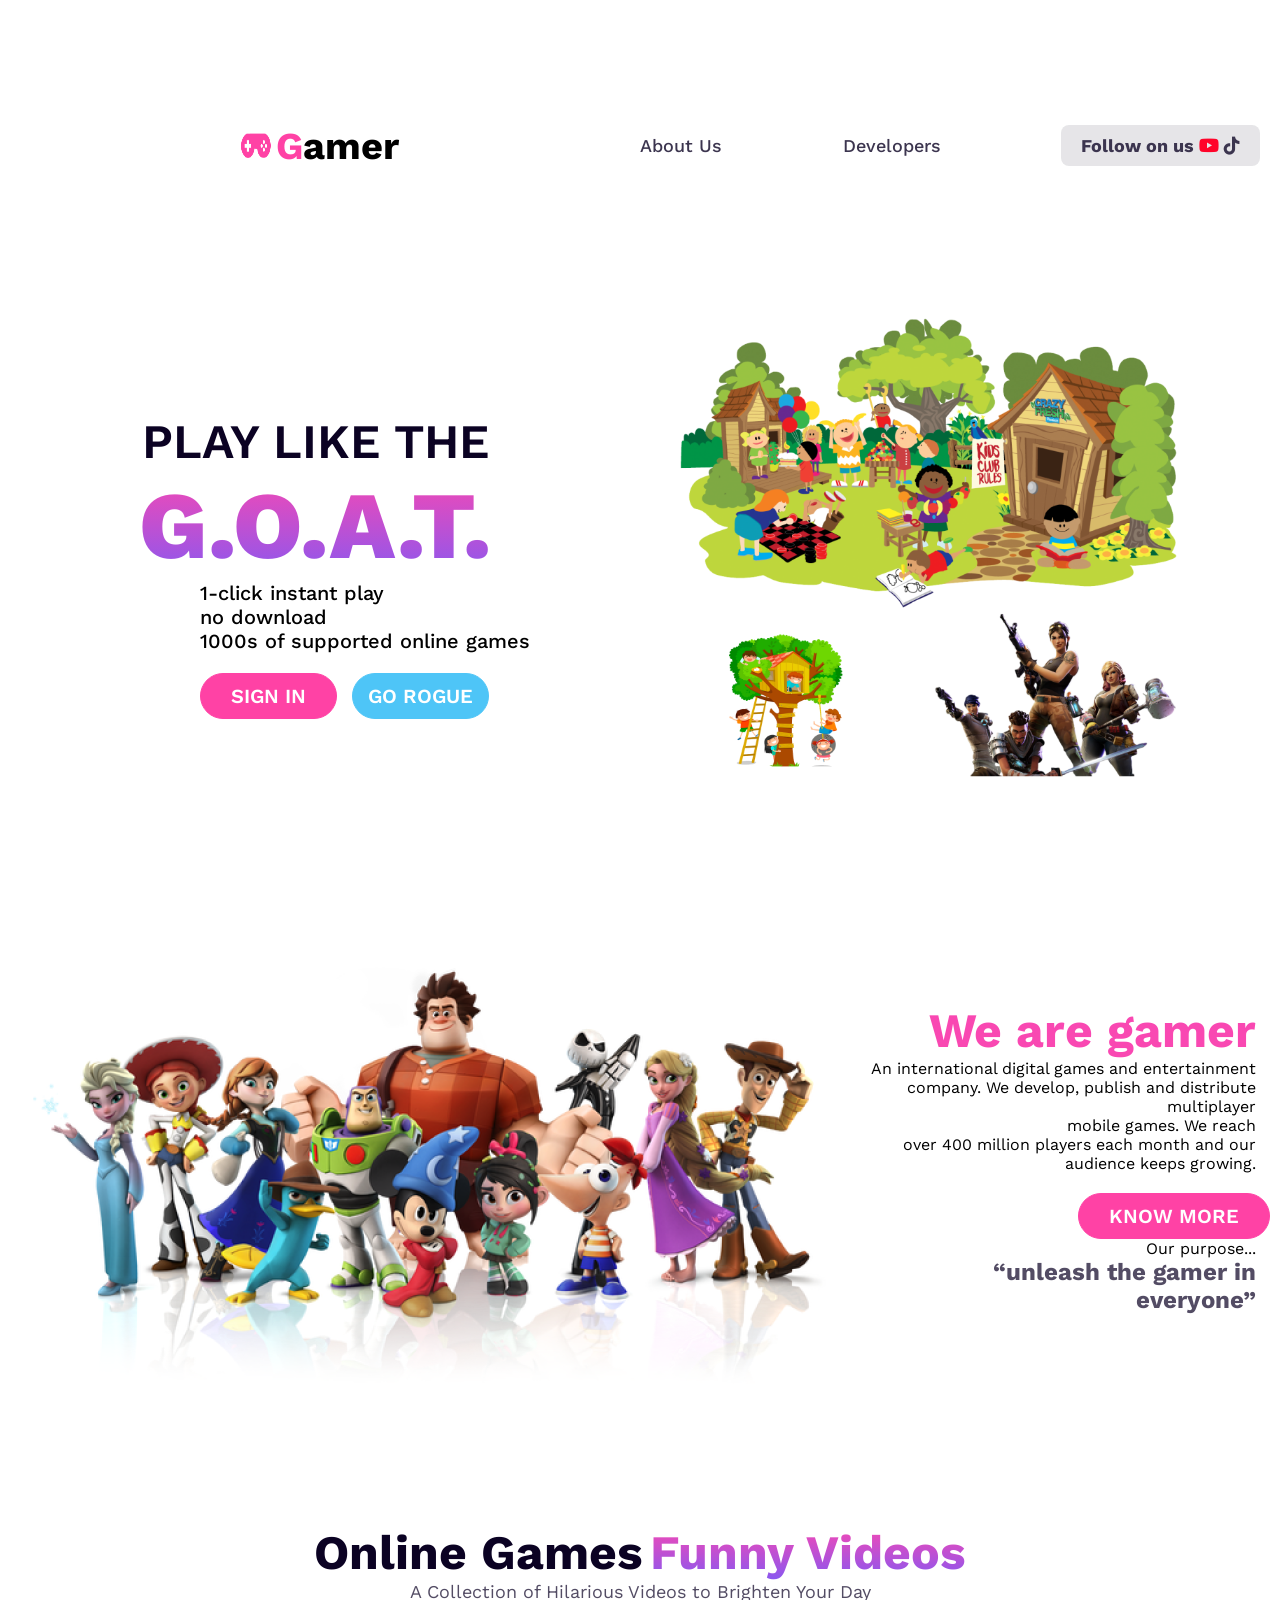
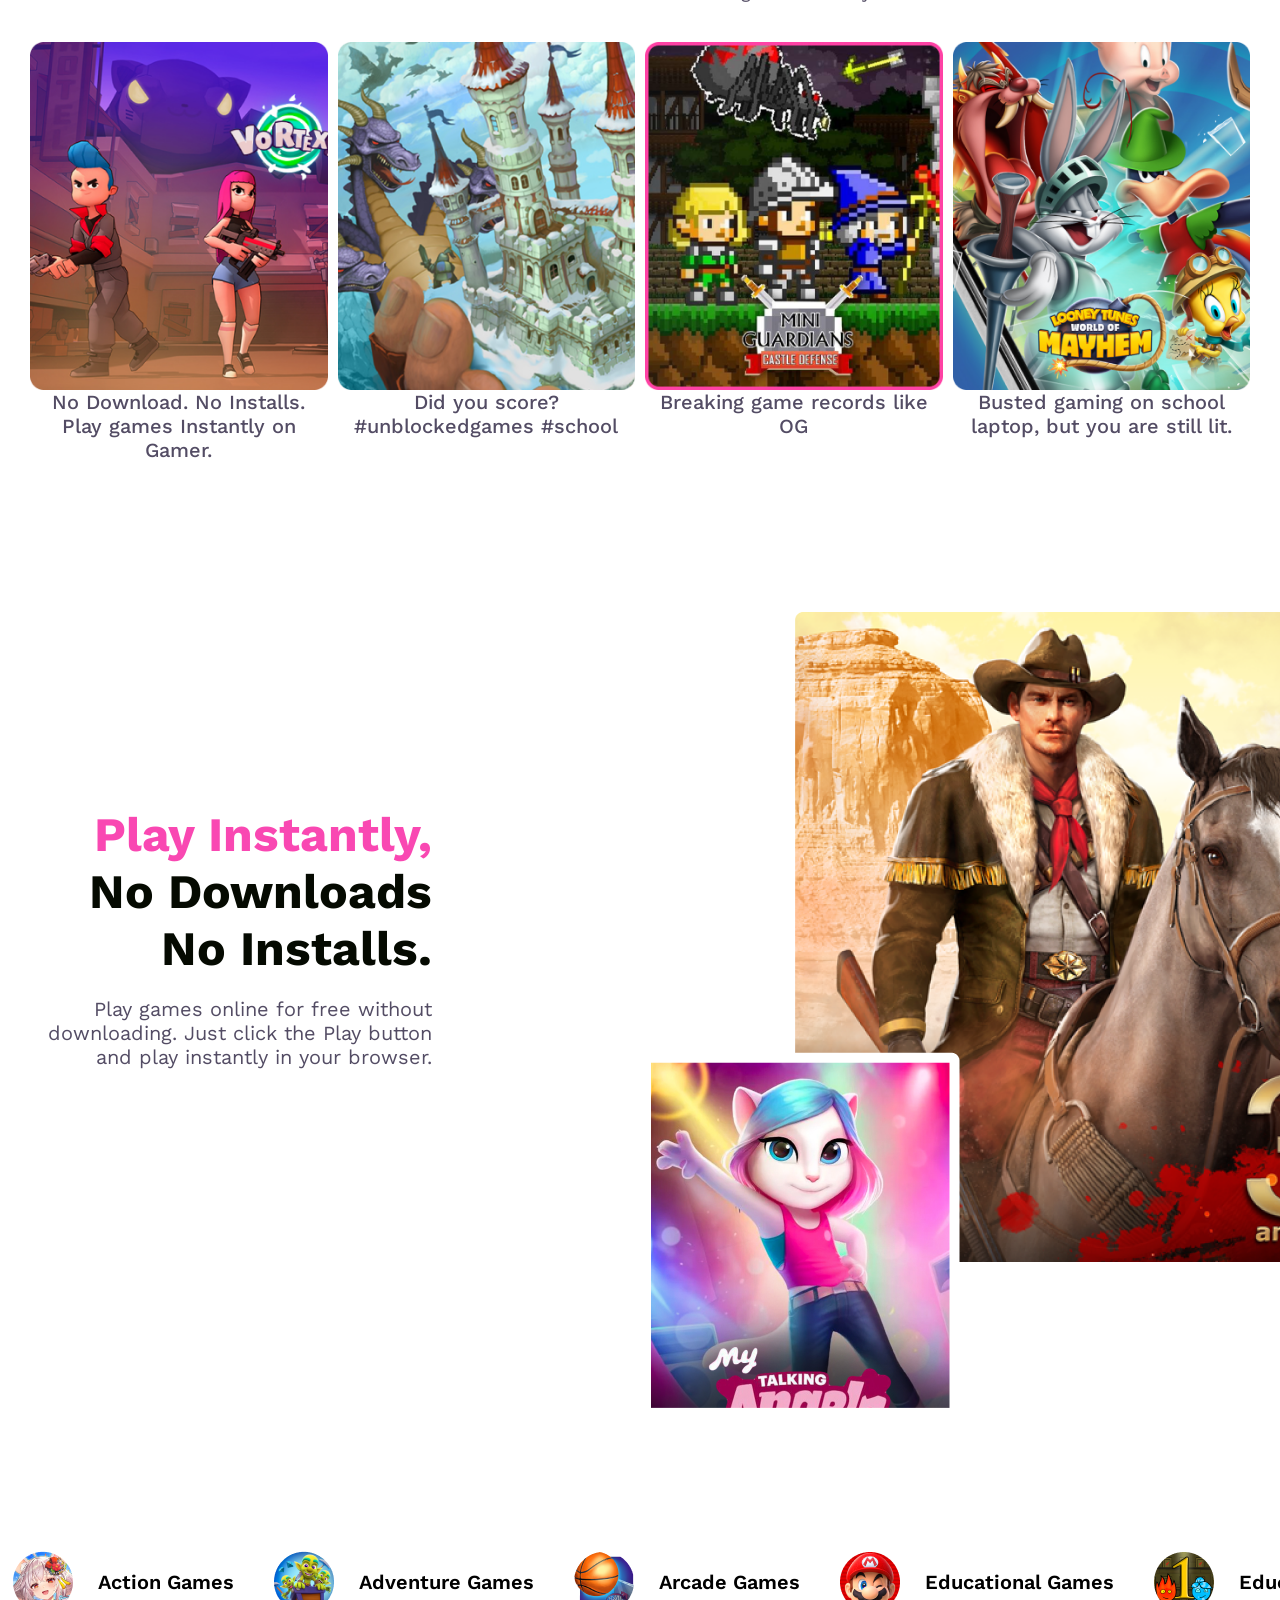
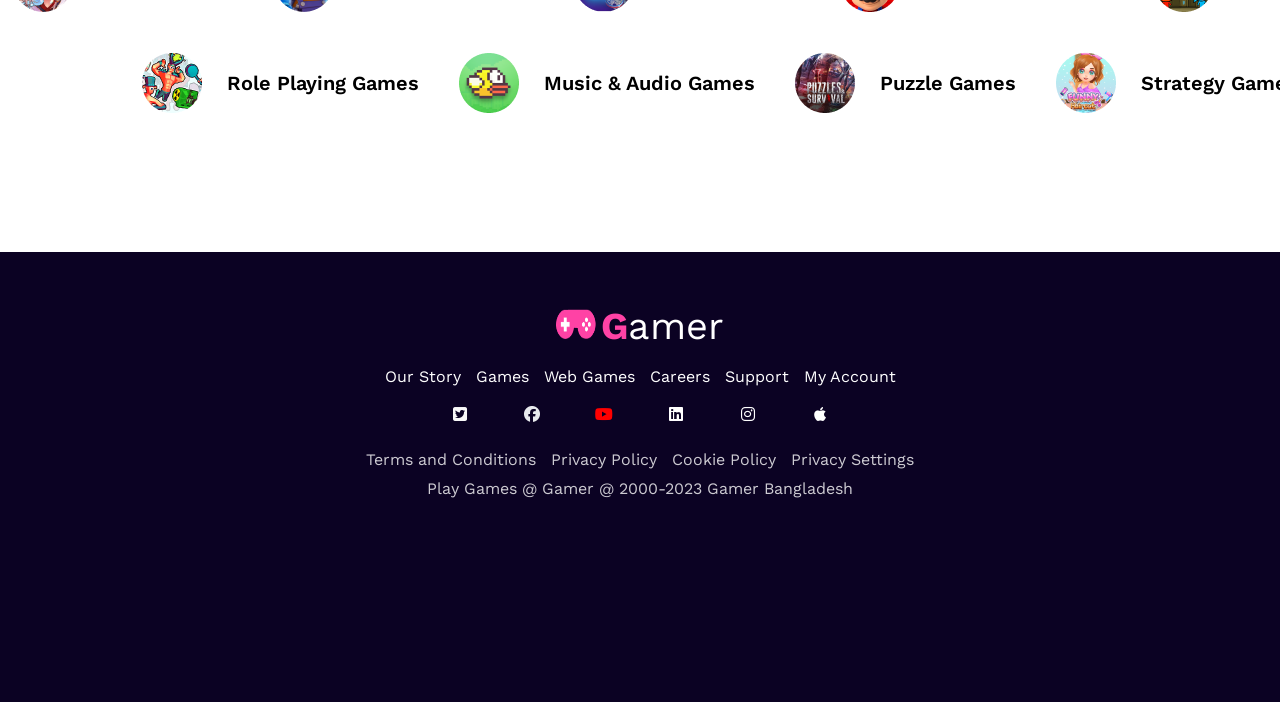
<file: index.html>
<!DOCTYPE html>
<html lang="en">
<head>
    <meta charset="UTF-8">
    <meta name="viewport" content="width=device-width, initial-scale=1.0">
    <title>B8A2-GamerZone</title>
    <link rel="stylesheet" href="style.css">
    <link rel="stylesheet" href="responsive.css">
    <link rel="stylesheet" href="https://cdnjs.cloudflare.com/ajax/libs/font-awesome/6.4.0/css/all.min.css">
    <link rel="icon" href="./images/Frame.png" type="image/x-icon">

</head>
<body>
  
    <nav>
        <div class="nav-container">
            <div class="logo-container">
                <img src="./images/Frame.png" alt="">
                <p><span class="gamer-section">G</span><span class="amer">amer</span></p>
    
            </div>
            <div class="nav-item-container">
                <a href="">About Us</a>
                <a href="">Developers</a>
                <a class="follow-btn" href="">Follow on us  <i class="fa-brands fa-youtube" style="color: #ff042a;"></i>  <i class="fa-brands fa-tiktok"></i></a>
               

    
            </div>
        </div>
        
    </nav>
    
      <!-- navbar section ends here -->

 <main>

    <!-- banner section starts here -->

    <section class="banner-container">
        <div class="banner-text">
            <h3>Play Like The</h3>
            <p>G.O.A.T.</p>
             <div class="point">
                <h5>1-Click instant play</h5>
                <h5>No Download</h5>
                <h5>1000s of supported online games</h5>
            
           
                <button class="sign-btn">Sign In</button>
                <button class="rogue-btn">Go Rogue</button>
            </div>
        </div>
        <div class="banner-img">
            <img src="./images/Group 18.png" alt="">
        </div>

      </section>

      <!-- banner section ends here -->


      <!-- we are gamer section starts here -->
      <section class="game-section">
        <div class="game-container">
            <div class="game-img">
                <img src="./images/pngwing 4.png" alt="">

            </div>
            <div class="game-text">
                <h2>We are gamer</h2>
                <p>An international digital games and entertainment <br>company. We develop, publish and distribute multiplayer <br> mobile games. We reach <br>over 400 million players each month and our audience keeps growing.</p>
                <button class="sign-btn">Know More</button>
                <p>Our purpose... </p>
                <p class="purpose">“unleash the gamer in everyone”</p> 

            </div>

        </div>
        

      </section>

       <!-- we are gamer section ends here -->

       <!-- online-games section starts here -->

      <section class="online-section">
        <h2><span class="online_games-title">Online Games</span> <span class="funny">Funny Videos</span></h2>
        <p>A Collection of Hilarious Videos to Brighten Your Day</p>
        <div class="online-games-container" >
           
            
            <div class="online-games picture">
                <img class="image" src="./images/Rectangle 4.png" alt="">
                <div class="middle">

                    <div class="text"><i class="fa-solid fa-circle-play" style="color: #e316ad;"></i>
                        <P>Watch Now</P>
                    </div>
                </div>
                <p>No Download. No Installs. Play games Instantly on Gamer.</p>
            </div>

            <div class="online-games picture">
                <img class="image" src="./images/Rectangle 5.png" alt="">
                <div class="middle">

                    <div class="text"><i class="fa-solid fa-circle-play" style="color: #e316ad;"></i>
                        <P>Watch Now</P>
                    </div>
                </div>
                
                <p>Did you score? #unblockedgames #school</p>
            </div>

            <div class="online-games picture">
                <img class="image"
                src="./images/Rectangle 7.png" alt="">
                <div class="middle">

                    <div class="text"><i class="fa-solid fa-circle-play" style="color: #e316ad;"></i>
                        <P>Watch Now</P>
                    </div>
                </div>
                <p>Breaking game records like OG</p>
            </div>


            <div class="online-games picture">
                <img class="image" src="./images/Rectangle 6.png" alt="">
                <div class="middle">

                    <div class="text"><i class="fa-solid fa-circle-play" style="color: #e316ad;"></i>
                        <P>Watch Now</P>
                    </div>
                </div>
                <p>Busted gaming on school laptop, but you are still lit.</p>
            </div>
           
        </div>
      </section>

<!-- online-games section ends here -->


<!-- features section starts here -->



      <section class="features">
            <div class="features-text">
                <h2><span>Play Instantly,</span><br>
                    No Downloads <br>
                    No Installs.</h2>
                <p>Play games online for free without <br> downloading. Just click the Play button <br> and play instantly in your browser.</p>

            </div>

            <div class="features-img">
                <div class="big-img">

                    <img src="./images/Rectangle 55.png" alt="">
                    <div class="relative-img">
                        <img class="small-img" src="./images/Rectangle 66.png" alt=""> 
                       
                    </div>
                    
                </div>
            </div>
        

      </section>
<!-- features section ends here -->



<!-- icon-section starts here -->
      <section class="icon-container">
        
                <div class="icon">
                    <img src="./images/Rectangle 11.png" alt="">
                    <span>Action Games</span>
                </div >

                <div class="icon">
                    <img src="./images/Rectangle 12.png" alt="">
                    <span>Adventure Games</span>
                </div>

                <div class="icon">
                    <img src="./images/Rectangle 13.png" alt="">
                    <span>Arcade Games</span>
                </div>

                <div class="icon">
                    <img src="./images/Rectangle 14.png" alt="">
                    <span>Educational Games</span>
                </div>

                <div class="icon">
                    <img src="./images/Rectangle 15.png" alt="">
                    <span>Educational Games</span>
                    
                </div>
            
                <div class="icon">
                    <img src="./images/Rectangle 16.png" alt="">
                    <span>Role Playing Games</span>
                 </div>

                <div class="icon">
                    <img src="./images/Rectangle 17.png" alt="">
                    <span>Music & Audio Games </span>
                </div>

                <div class="icon">
                    <img src="./images/Rectangle 18.png" alt="">
                    <span>Puzzle Games</span>
                </div>

                <div class="icon">
                    <img src="./images/Rectangle 19.png" alt="">
                    <span>Strategy Games</span>
                </div>
      </section>
 <!-- icon-section ends here -->     

 </main>  
    <!--footer section starts here -->
     <footer>
        
        <div class="game-footer">
            <div class="footer-logo">
                <p><img src="./images/Frame.png" alt=""><span class="gamer-section">G</span><span class="amer1">amer</span></p>
               
            </div>

            <div class="footer-description">
                <p>Our Story</p>
                <p>Games</p>
                <p>Web Games</p>
                <p>Careers</p>
                <p>Support</p>
                <p>My Account</p>
            </div>

            <div class="footer-icon">
                <span>
                    <i class="fa-brands fa-square-twitter" style="color: #f8f8f8;"></i>
                </span>
                <span>
                    <i class="fa-brands fa-facebook" style="color: #e8eaed;"></i>
                </span>
                <span>
                    <i class="fa-brands fa-youtube" style="color: #ff0000;"></i>
                </span>
                <span>
                    <i class="fa-brands fa-linkedin" style="color: #ffffff;"></i>
                </span>
                <span>
                    <i class="fa-brands fa-instagram"></i>
                </span>
                <span>
                    <i class="fa-brands fa-apple"></i>
                </span>

            </div>

            <div class="footer-condition">
                <p>Terms and Conditions</p>
                <p>Privacy Policy</p>
                <p>Cookie Policy</p>
                <p>Privacy Settings</p>

            </div>
            <div class="footer-copyright">
                Play Games @ Gamer @ 2000-2023 Gamer Bangladesh</p>
            </div>
        </div>
        
     </footer>
</body>
</html>
</file>
<file: style.css>
@import url('https://fonts.googleapis.com/css2?family=Dancing+Script&family=Lato&family=Work+Sans:wght@400;500;600;700;800&display=swap');

*{
    font-family: Work Sans;
}
*{
    margin: 0;
    padding: 0;
}
nav{
    max-width: 1440px;
    margin: 120px auto;
}
.nav-container{
    /* border: 2px solid green; */
    min-height: 50px;
    display: flex;
    align-items: center;
    margin: 0 auto;
    background: #FFF;
    justify-content: center;
   
}
.logo-container{
    /* border: 2px solid red; */
    display: flex;
    width: 50%;
    align-items: center;
    justify-content: center;
}
.logo-container img{
   
 
    width: 30px;
    height:25px;
 
    
}

.gamer-section{
    background: #FF42A5;
    background-clip: text;
    font-size: 38px;
    -webkit-background-clip: text;
    -webkit-text-fill-color: transparent;
    margin-left: 5px;
    font-weight: 700;
}
.logo-container>p{
    color: #0B0223;
    font-size:40px;
    font-weight: 700;

}
.footer-logo>p img{
    width:40px ;
    height:30px;
}
.amer{
    color: black;
    font-size: 38px;
}
.amer1{
    font-size: 38px;
}



.nav-item-container{
    width: 50%;
    display: flex;
    justify-content: space-between;
    align-items: center;
   
}
.nav-item-container a{
    text-decoration: none;
    color:#3C354F;
    font-size: 25px;
    /* margin-right: 50px; */
    text-align: center;
    font-size: 18px;
    font-weight: 500;

}
.nav-item-container a:hover{
    color: rgb(33, 41, 155);
}
.nav-item-container .follow-btn{
    padding: 10px 20px;
    /* background-color:#d06a9fd1; ; */
    border-radius: 8px;
    font-weight: 700;
    color: #3C354F;
    border-radius: 8px;
    background: rgba(11, 2, 35, 0.10);
    margin-right: 20px;
}


/* navbar section ends here */



.banner-container{
    max-width: 1440px;
    margin: 120px auto;
    min-height: 50px;
    display: flex;
    background-color: white;
    /* border-radius: 10px; */
    align-items: center;

}
.banner-text{
    margin-top: 50px;
    width: 50%;
    justify-content: center;
    text-align: center;

}
.banner-text h3{
    color: #0B0223;
    text-align: center;
    font-size: 48px;
    font-weight: 600;
    text-transform: uppercase;
    margin: 0;
}
.banner-text h1{
    color: #0B0223;
    text-align: center;
    font-size: 48px;
    font-weight: 600;
    text-transform: uppercase;
    /* margin-top: 50px; */

}
.banner-text p{
    text-align: center;
    font-size: 95px;
   
    font-weight: 800;
    text-transform: uppercase;
    background: linear-gradient(180deg, #F948B2 0%, #8758F1 100%);
    background-clip: text;
    -webkit-background-clip: text;
    -webkit-text-fill-color: transparent;
    margin: 0;
    
}

.banner-text .point{
    /* border: 1px solid red; */
    padding-left: 70px;
    text-align:left;
    padding-left: 200px;
    justify-content: center;
}
.banner-text h5{
    
    font-size: 20px;
    font-weight: 500;
    text-transform: lowercase;
}
.sign-btn{
    border-radius: 48px;
    border:1px solid #FF42A5  ;
    background: #FF42A5;
    color: #FFF;
    font-size: 20px;
    font-weight: 600;
    text-transform: uppercase;
    padding: 10px 30px;
    margin-top: 20px;
    margin-right: 10px;
    
}
.rogue-btn{
    border-radius: 48px;
    border:1px solid #4EC5F7 ;
    background: #4EC5F7;
    color: #FFF;
    font-size: 20px;
    font-weight: 600;
    text-transform: uppercase;
    padding: 10px 15px;
    margin-top: 20px;
}

.banner-img{
   /* border: 2px solid green; */
    width: 50%;
    padding: 10px;
   
}
.banner-img img{
    height: 80%;
    width: 80%;
    border-radius: 10px;
    justify-content: center;
    padding:0 40px;
   
}
/* banner section ends here */

/* we are gamer section starts here */
.game-section{
    max-width: 1440px;
    margin: 100px auto;
   
}
.game-container{
    display: flex;
    align-items: center;
    text-align: right;
    justify-content: center;
}

.game-text >h2{
    text-align: right;
    font-size: 48px;
    font-weight: 700;
    background:  #F948B2;
    background-clip: text;
    -webkit-background-clip: text;
    -webkit-text-fill-color: transparent;
    padding-right: 24px;
}
.game-text >p{
    text-align: right;
    padding-right: 24px;
    
}
/* .game-text>button  .sign-btn{
    padding-right: 30px;
} */
.game-text> .purpose{
    color: #534C64;
    text-align: right;
    font-size: 24px;
    font-style: normal;
    font-weight: 700;
  
}

/* we are gamer section ends here */


 /* online-games section starts here  */
 .online-section{
    max-width: 1440px;
    margin: 120px auto;
    text-align: center;
    justify-content: center;
 }

.online_games-title{
    color: #0B0223;
    font-size: 48px;
    font-weight: 700;
}
.funny{
    background: linear-gradient(180deg, #F948B2 0%, #8758F1 100%);
    background-clip: text;
    -webkit-background-clip: text;
    -webkit-text-fill-color: transparent;
    font-size: 48px;
    font-weight: 700;   
}
.online-section p{
    color: #534C64;
    text-align: center;
    font-size: 18px;
    font-weight: 400;
   
}

.online-games-container{
    /* border: 2px solid red; */
    display: flex;
    justify-content: center;
    margin: 10px auto;
    padding:30px;
    gap: 10px;
    
}
.online-games{
    position: relative;
    width: 50%;
    color: #F948B2;
  
}
.image{
    opacity: 1;
    display: block;
    width: 100%;
    height: auto;
    transition: .5s ease;
    backface-visibility: hidden;
    
}

.middle {
    transition: .5s ease;
    opacity: 0;
    position: absolute;
    top: 50%;
    left: 50%;
    /* color: #0B0223; */
    transform: translate(-50%, -50%);
    -ms-transform: translate(-50%, -50%);
    text-align: center;
   
  }
  .picture:hover  .image{
    opacity: 0.3;
    border: 3px solid #FF42A5;
    border-radius: 18px;
  }
  
  .online-games:hover .middle {
    opacity: 1;
    
  }
  .text  {
    /* background-color: #FF42A5 ; */
    color: #FF42A5 ;
    font-size: 20px;
    padding: 16px 32px;
  }
.online-games> p{
    color: #534C64;
    font-size: 20px;
    font-weight: 500;
    
}
  /* online-games section ends here  */


  /* features section starts here */
  .features{
    /* border: 2px solid green; */
    display: flex;
    margin: 0 auto;
    width: 1440px;
    /* justify-content: space-evenly; */
    
  }
.features-text{
   /* border: 2px solid yellow; */
    display: flex;
    flex-direction: column;
    align-items: flex-end;
    justify-content: center;
    text-align: right; 
    width: 30%;
 
}
.features-text span{
    color: #F948B2;
    font-size: 48px;
    font-weight: 700;
}
.features-text h2{
    color: #050a01;
    font-size: 48px;
    font-weight: 700;
}

.features-text p{
    margin-top: 20px;
    color: #534C64;
    text-align: right;  
    font-size: 20px;  
    font-weight: 400;
    

}

.features-img{
    /* border: 2px solid blue; */
    display: flex;
    flex-direction: row-reverse;
    width: 70%;
}

.features-img .big-img{
    border-radius: 8px;
    position:relative;
    display: flex;
    justify-content: center;
    width: 65%;
    height: 100%;
   
} 
.features-img .relative-img{
    position: absolute;
    right: 30rem;
    bottom: -10rem;
    
}
  /* features section ends here */


  /* icon-section starts here  */


.icon-container{
    width: 1440px;
    /* border: 2px solid green; */
    margin: 170px auto 20px;
    display: flex;
    flex-wrap: wrap;
    justify-content: center;
    align-content: center;
    gap: 40px;
    height: 400px;
    
}

.icon{
    /* border: 2px solid blue;  */
    margin: 10 50px;
    border-radius: 40px;
    display: flex;
    align-items: center;
    gap: 20px;
    border: 0; 
} 

.icon> span{
   
    font-size: 20px;
    font-weight: 600;
    padding-left: 5px;

}
.icon:hover{
  
    border: 2px solid #FF42A5 ;
    color: #FF42A5;

}
/* icon-section ends here */



/* footer section starts here */


.game-footer{
    /* border: 2px solid green; */
    margin: 0 auto;
    max-width: 1440px;
    display: grid;
    grid-template-columns: repeat(12,1fr);
    grid-template-rows: repeat(12,1fr);
    height: 50vh;
    background: #0B0223;
}

.footer-logo{
    color: #FFF;
    grid-column: 1/13;
    margin:2px;
    padding-top: 50px;
    text-align: center;
   
}
.footer-description{
    color: #FFF;
    grid-column: 1/13;
    margin:2px;
    justify-content: center;
    text-align: center;
    display: flex;
    gap: 15px;
    padding:15px 20px;
}
.footer-icon {
    color: #FFF;
    grid-column: 1/13;
    margin:2px;
    justify-content: center;
    text-align: center;
    display: flex;
    gap: 15px;
}
.footer-icon .fa-brands{
    width: 57.13px;
    height: 40px;
    flex-shrink: 0;
}
.footer-condition{

    color:#ffffffcb;
    grid-column: 1/13;
    margin:2px;
    justify-content: center;
    text-align: center;
    display: flex;
    gap: 15px;
}
.footer-copyright{
    display: flex;
    color:#ffffffcb;
    grid-column: 1/13;
    margin:2px;
    justify-content: center;
    text-align: center;
}
/* footer section ends here */
</file>
<file: responsive.css>
/* mobile version */
@media screen and (max-width: 400px) {
    .nav-container{
        flex-direction: column;
        padding: 20px;
    }
    .logo-container{
        flex-direction: column;
        width: 100%;

    }
    
    .nav-item-container,.game-container,.online-games-container,.features {
        flex-direction: column;
       
    }
    
    .nav-item-container a{
        padding: 20px;
    }
    .banner-container{
        flex-direction: column;
    }
    .banner-text p{
        font-size: 50px;
    }
    .banner-text> .point{
       padding-left: 0;
       padding-top: 20px;
    }
    .banner-img img{
    
        width: 100%;
        
    }
    .game-text >h2{
        font-size: 30px;
    }
    .game-text> .purpose{
        font-size: 10px;
    }
   .online-games-container{
    padding-left:100px;
   }
   .online_games-title ,.funny ,.features-text>h2{
    font-size: 30px;
   }
   .features-text{
    width: 20%;
    justify-content: center;
   }
   .features-text span{
    font-size: 30px;
   }
 
   .features-img .big-img img{
    width: 50%;
    /* padding-right: 65rem; */
     margin-top: 40px;
     padding-right: 60rem;
   }
   .features-img  .big-img .relative-img img{
    width: 50%;
    padding-right:30rem;
    margin-bottom: 30px;
   }
   .icon-container{
    width: 20%;
    display: grid;
    /* flex-direction: row; */
    grid-template-columns:repeat(3,1fr);
    align-items: center;
    justify-content: center;
   }
   .icon span{
    font-size: 10px;

  }

  .icon img{
    width: 20%;
  }

  .game-footer{
    width: 100%;
    font-size: small;
    padding: 2px;
    height: 20%;
  }
}

/* tablet version */
@media screen and (max-width: 992px) {
    nav{
        width: 80%;
    }
    .banner-container{
        width: 80%;
    }
    .banner-text h1{
        font-size: 15px;
        font-weight: 600;
    }
    .banner-text .point h5{
        font-size: 15px;
       
    }
    .game-container{
        flex-direction: column;
    }
    .online-games-container{
        display: grid;
        grid-template-columns: repeat(2, 1fr);
        /* margin: 0 auto; */
        margin-left: 40px;
        justify-content: center;
    }
    .features{
        flex-direction: column;
    }
    .features-text{
        padding-bottom: 50px;
    }
    .features-img{
        margin-bottom: 20px;
        width:40%;
    }
    .features-img .relative-img{
        width: 20%;
    }
    .icon-container{
        width: 10%;
        display: grid;
        /* flex-direction: row; */
        grid-template-columns:repeat(3,1fr);
        align-items: center;
        justify-content: center;
    }
    .game-footer{
        width: 100%;
        font-size: small;
        padding: 2px;
        
    }
    
   
}
</file>
